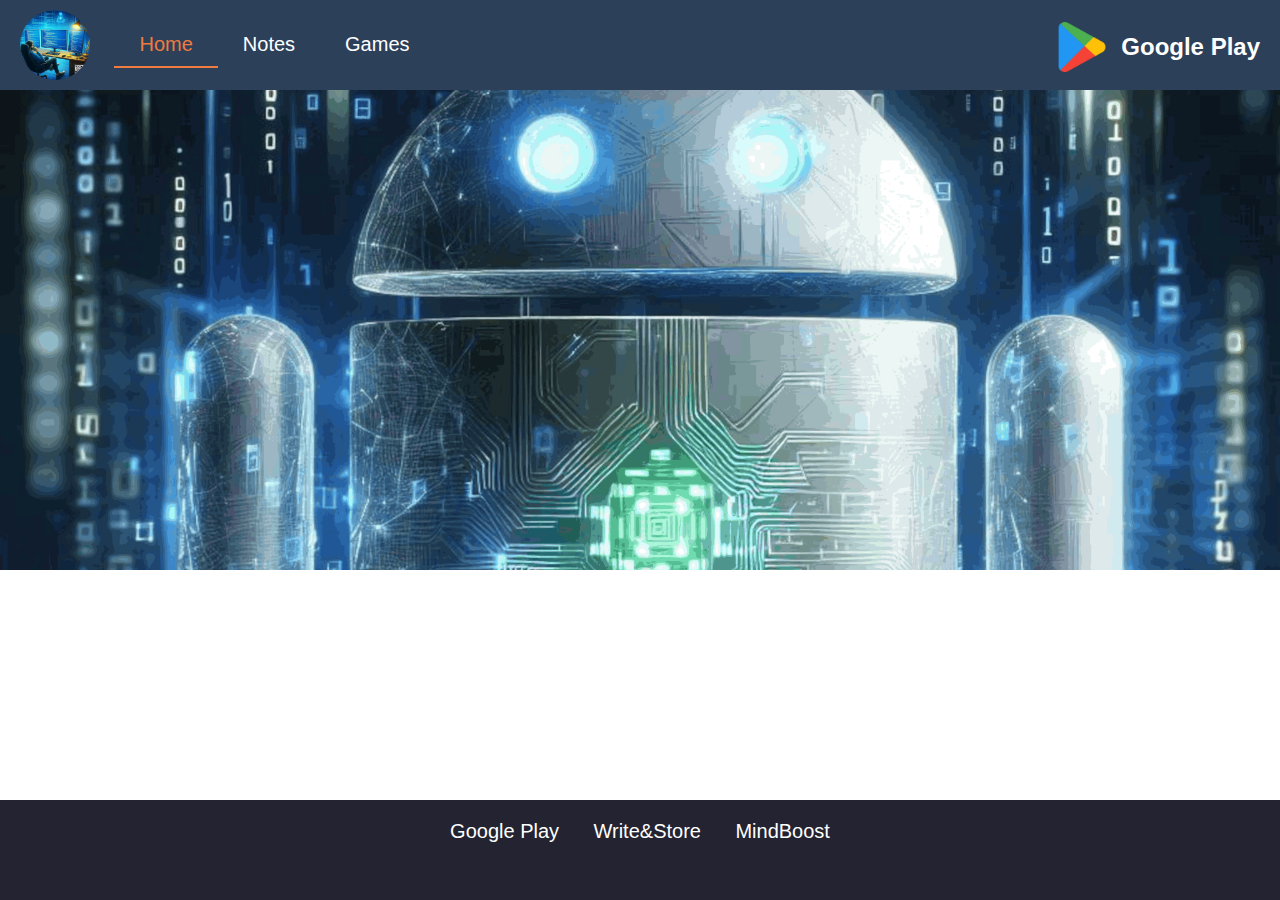
<file: index.html>
<!doctype html>
<html>
	<head>

		<title>Home</title>		
		<meta charset="UTF-8">
		<link rel="stylesheet" href="css/style.css"/>
		<script type="text/javascript" src="js/script.js"></script>
				
	</head>
	<body>
	
		<header></header>
		<section></section>
		<footer></footer>	
				
	</body>
</html>
</file>
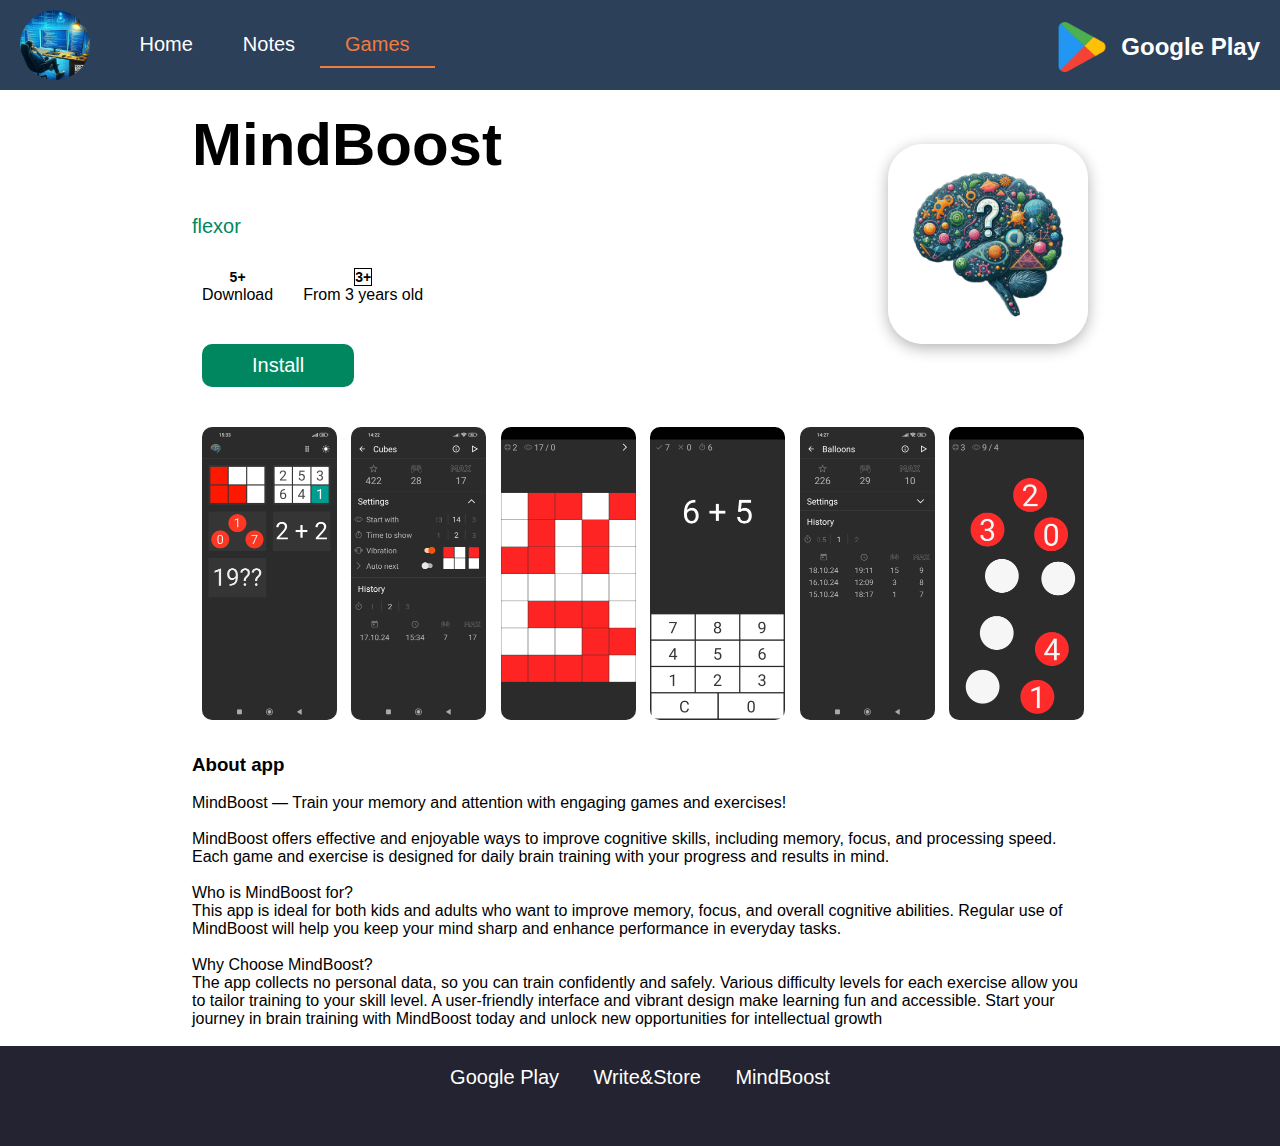
<file: games.html>
<!doctype html>
<html>
	<head>

		<title>Games</title>		
		<meta charset="UTF-8">
		<link rel="stylesheet" href="css/style.css"/>
		<script type="text/javascript" src="js/script.js"></script>
		
	</head>
	<body>
	
		<header></header>
		<section></section>
		<footer></footer>	
				
	</body>
</html>
</file>
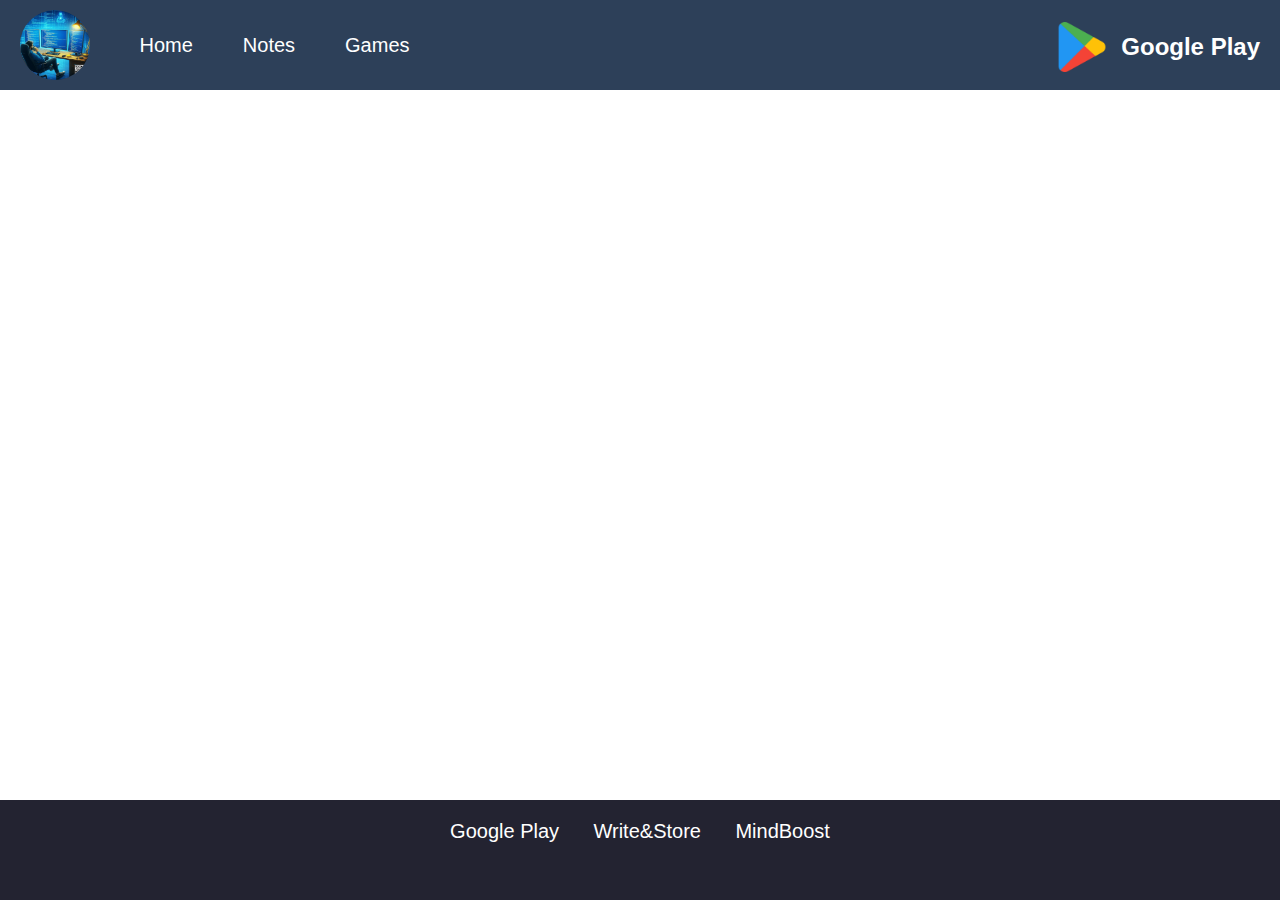
<file: hotes.html>
<!doctype html>
<html>
	<head>

		<title>Notes</title>		
		<meta charset="UTF-8">
		<link rel="stylesheet" href="css/style.css"/>
		<script type="text/javascript" src="js/script.js"></script>
		
	</head>
	<body>
	
		<header></header>
		<section></section>
		<footer></footer>	
				
	</body>
</html>
</file>
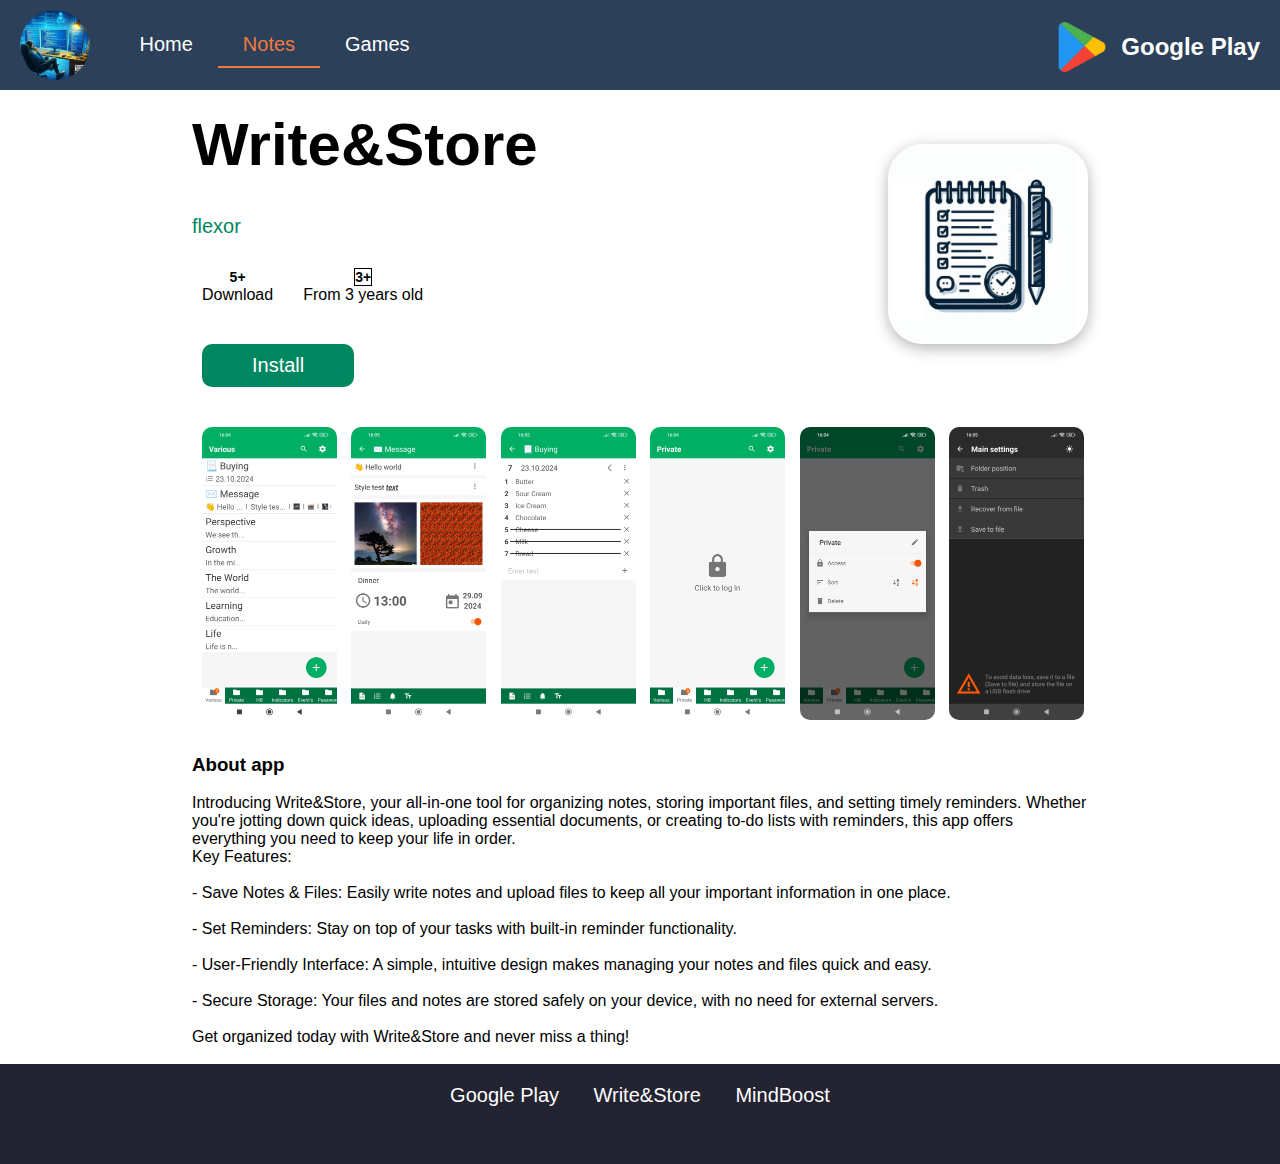
<file: notes.html>
<!doctype html>
<html>
	<head>

		<title>Notes</title>		
		<meta charset="UTF-8">
		<link rel="stylesheet" href="css/style.css"/>
		<script type="text/javascript" src="js/script.js"></script>
		
	</head>
	<body>
	
		<header></header>
		<section></section>
		<footer></footer>	
				
	</body>
</html>
</file>
<file: css/style.css>
*{
	margin: 0;
	padding: 0;
}

html{ height:100%; }

body{
	min-height:100%;
	padding:0;
	margin:0;
	position:relative;
	background: #ffffff;
	font-family: Arial, sans-serif;
}

body::after{
	content:'';
	display:block;
	height:100px;
}

.cleaner{
	clear: both;
}

header{

}

header .wrap_header{
	background: #2D4059;
	padding: 10px 20px;
}

.wrap_header .wrap_logo{
	display: inline-block;
	vertical-align: middle;
}
.wrap_header .wrap_logo img{
	width: 70px;
	display: block;
	border-radius: 35px;
}
.wrap_header .wrap_nav{
	display: inline-block;
	margin-left: 20px;
	vertical-align: middle;
}
.wrap_header .wrap_nav nav{
	list-style-type: none;
	overflow: hidden;
}
.wrap_header .wrap_nav li{
	float: left;
}
.wrap_header .wrap_nav li a{
	color: #fff;
	padding: 10px 25px;
	text-decoration: none;
	font-size: 20px;
	display: block;
}
.wrap_header .wrap_nav li a.active_btn{
	border-bottom: 2px solid #F07B3F;
	color: #F07B3F;
}

.wrap_header .wrap_gp_logo{
	display: inline-block;
	float: right;
	margin-top: 12px;
}
.wrap_header .wrap_gp_logo:hover{
	cursor: pointer;
}
.wrap_header .wrap_gp_logo img{
	width: 50px;
	display: inline-block;
  line-height: 0;
	vertical-align: middle;
	margin-right: 10px;
}
.wrap_header .wrap_gp_logo h2{
	display: inline-block;
    vertical-align: middle;
	color: #fff;
}

section{
	/*background-image: url('../imgs/dev_512.png') no-repeat;
	background-size: cover;
	background-position: center;*/
}

footer{
  position:absolute;
  bottom:0;
  width:100%;
  height:100px;
  background-color:#232331;
}

footer .wrap_footer{
	/*background-color:#4e4e5a;*/
	padding: 10px 20px;
	text-align: center;
	margin-top: 10px;
}

footer .wrap_footer nav{
	list-style-type: none;
	overflow: hidden;
}
footer .wrap_footer li{
	display: inline-block;
    list-style: none;
    margin: 0 15px;
}
footer .wrap_footer li a{
	color: #fff;
	text-decoration: none;
	font-size: 20px;
}
</file>
